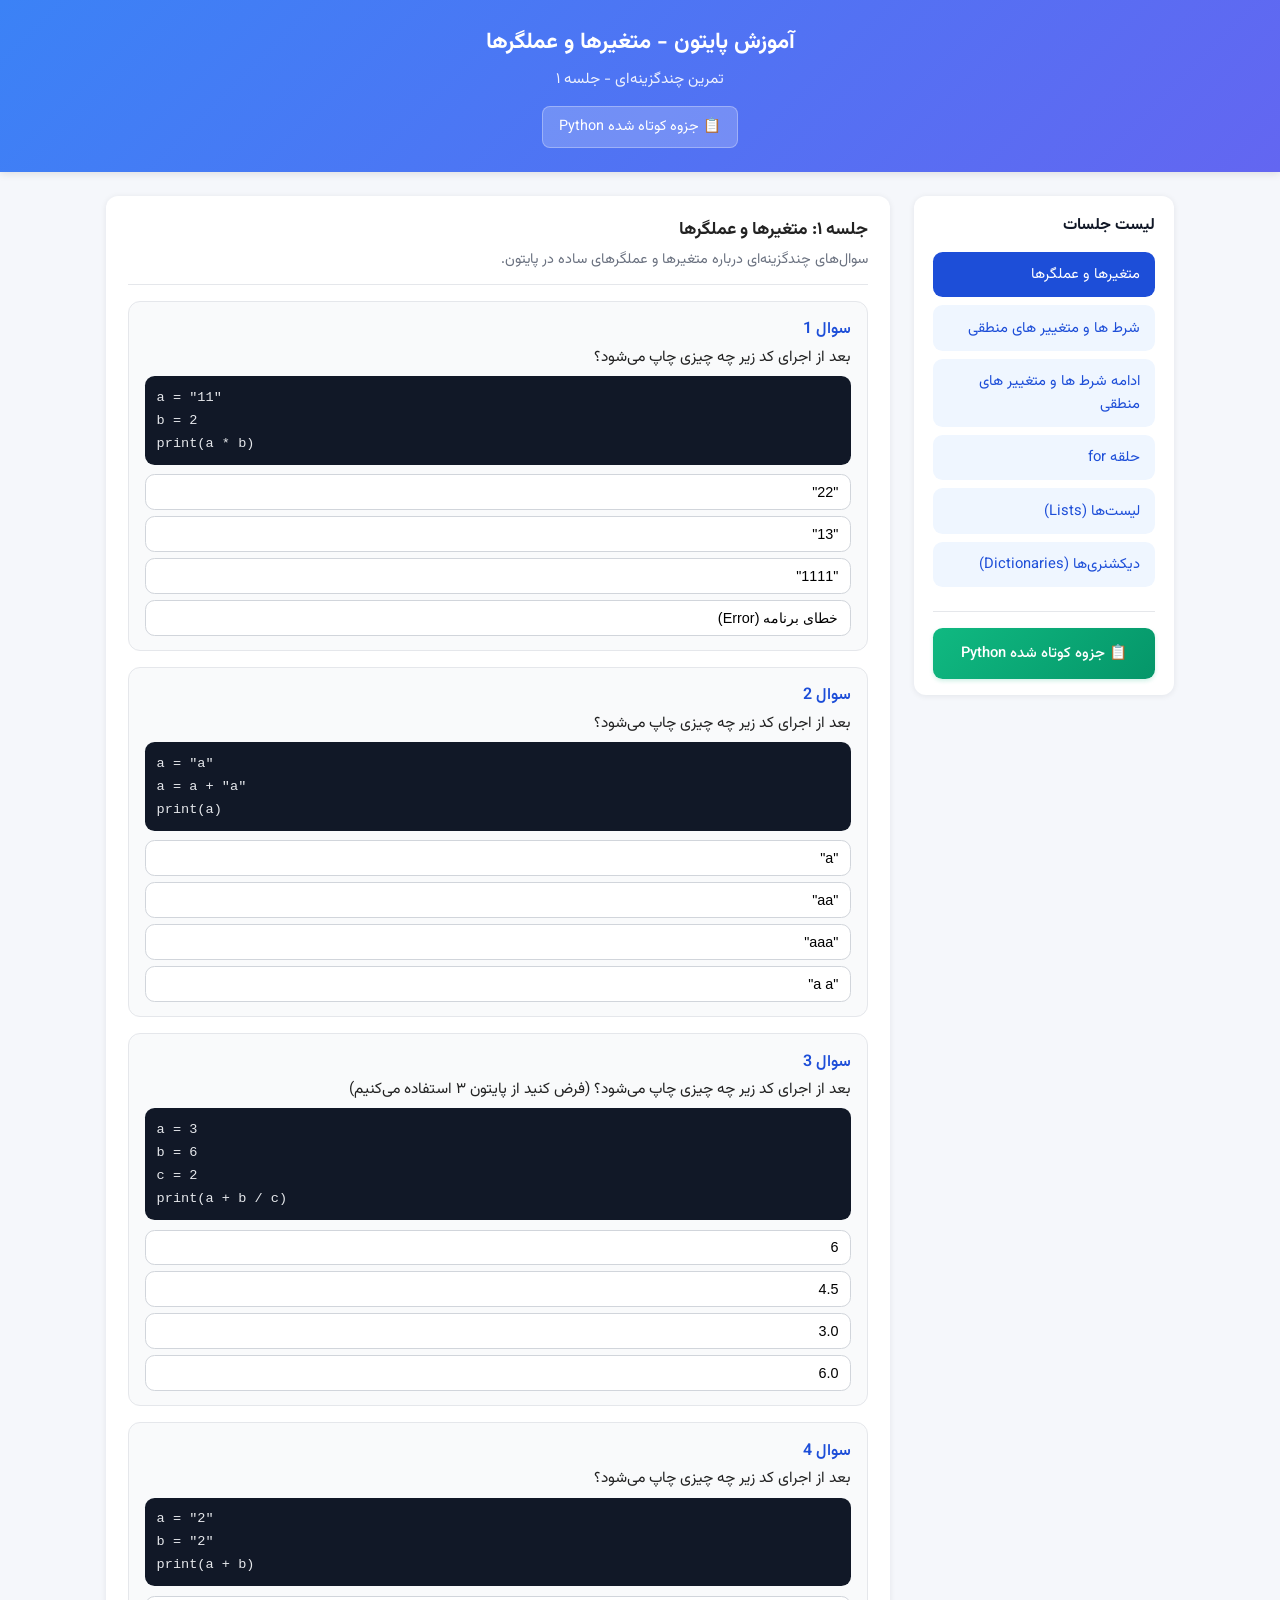
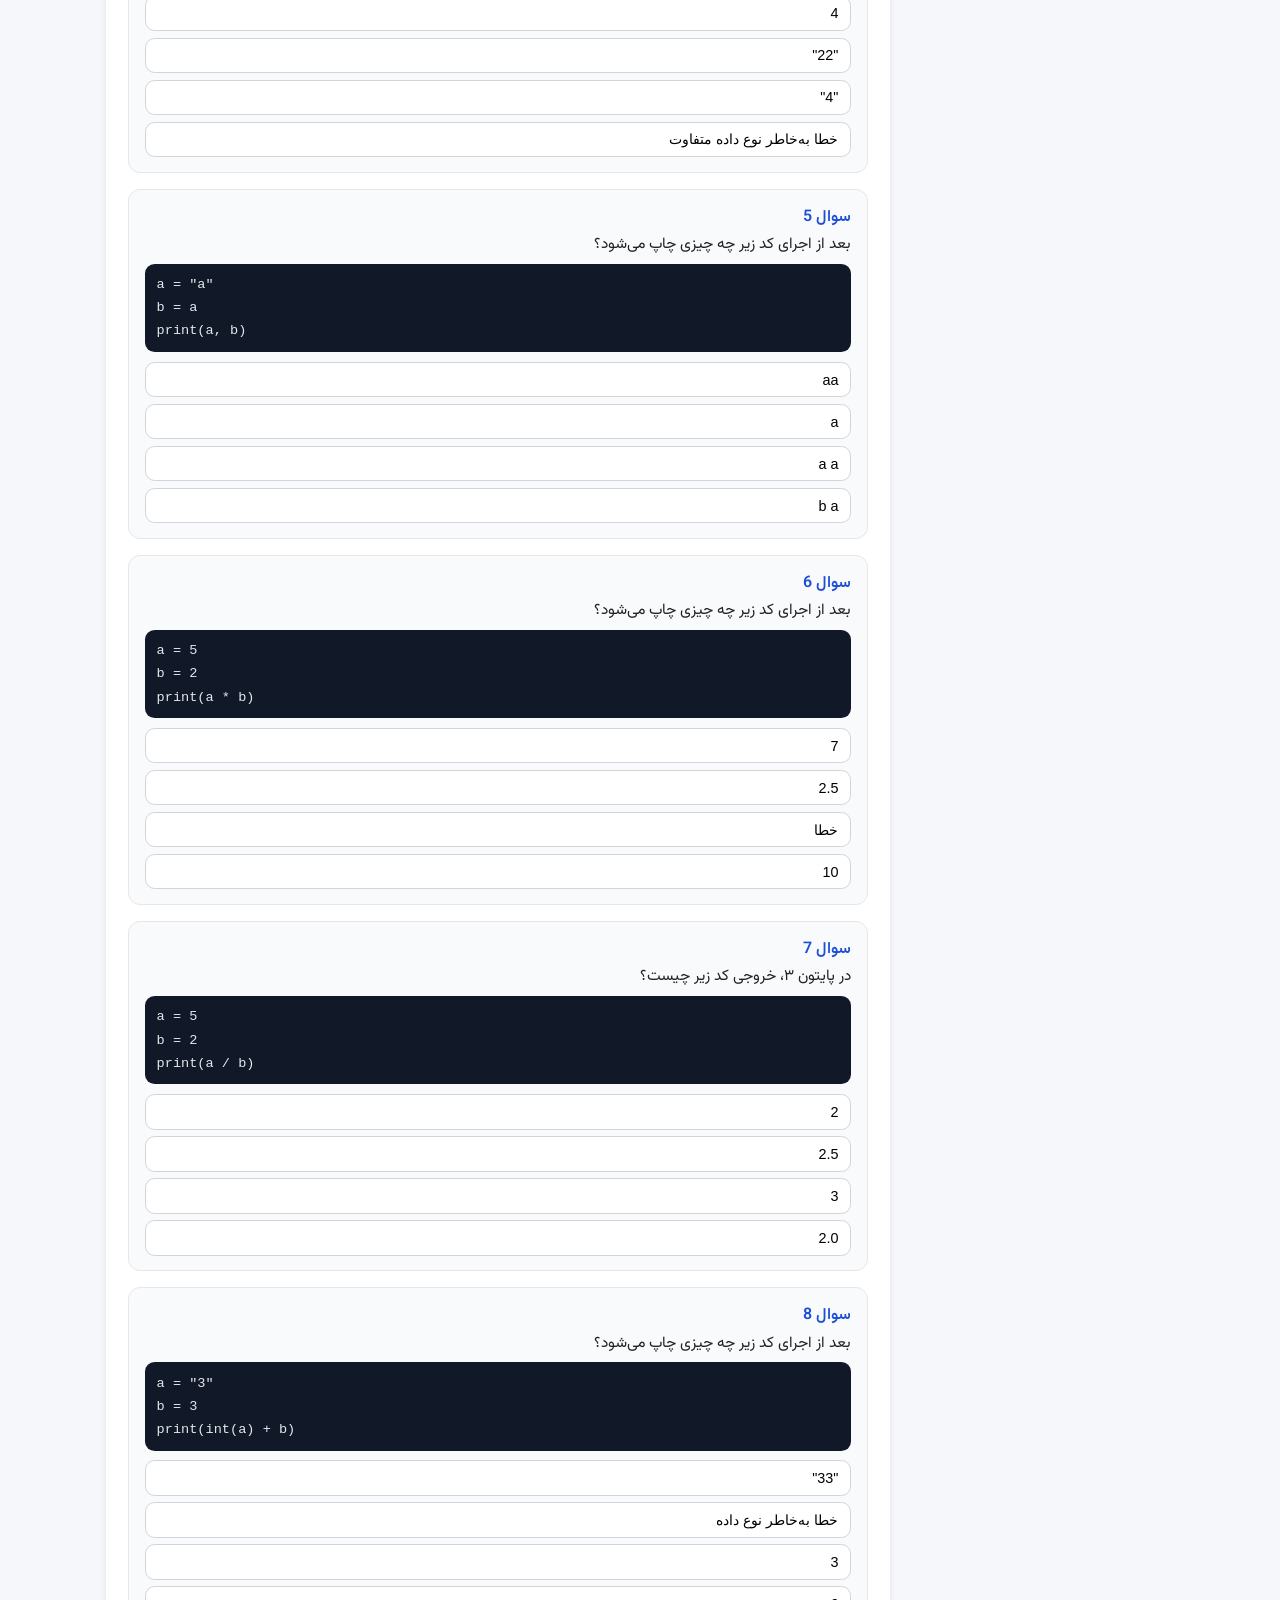
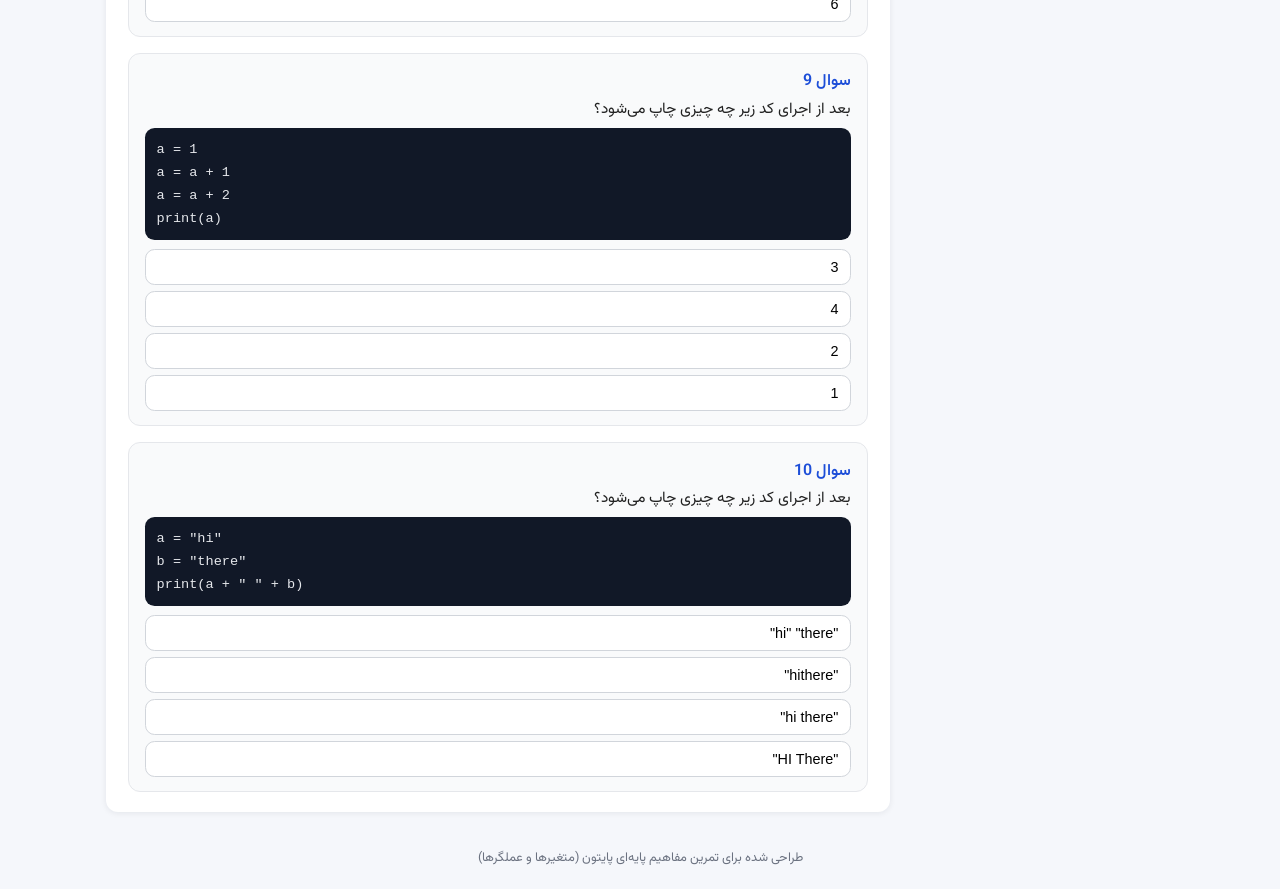
<file: index.html>
<!DOCTYPE html>
<html lang="fa" dir="rtl">
<head>
    <meta charset="UTF-8">
    <title>آموزش متغیرها و عملگرها - تمرین</title>
    <meta name="viewport" content="width=device-width, initial-scale=1.0">
    <link rel="stylesheet" href="styles.css">
</head>
<body>
<header class="site-header">
    <h1>آموزش پایتون - متغیرها و عملگرها</h1>
    <p>تمرین چندگزینه‌ای - جلسه ۱</p>
    <nav class="header-nav">
        <a href="cheat_sheet.html" class="cheat-sheet-link" target="_blank">📋 جزوه کوتاه شده Python</a>
    </nav>
</header>

<main class="main-container">
    <aside class="sessions">
        <h2>لیست جلسات</h2>
        <ul>
            <li>
                <button class="session-btn active" data-session="1">
                     متغیرها و عملگرها
                </button>
            </li>
            <li>
                <button class="session-btn" data-session="2">
                     شرط ها و متغییر های منطقی
                </button>
            </li>
            <li>
                <button class="session-btn" data-session="3">
                     ادامه شرط ها و متغییر های منطقی
                </button>
            </li>
            <li>
                <button class="session-btn" data-session="4">
                     حلقه for 
                </button>
            </li>
            <li>
                <button class="session-btn" data-session="5">
                     لیست‌ها (Lists)
                </button>
            </li>
            <li>
                <button class="session-btn" data-session="6">
                     دیکشنری‌ها (Dictionaries)
                </button>
            </li>
            <li class="sidebar-cheat-sheet">
                <a href="cheat_sheet.html" class="cheat-sheet-sidebar-link" target="_blank">
                    📋 جزوه کوتاه شده Python
                </a>
            </li>
        </ul>
    </aside>

    <section class="content">
        <div id="session-title" class="session-title"></div>
        <div id="questions-container" class="questions-container">
            <!-- سوال‌ها به صورت داینامیک با جاوااسکریپت اینجا ساخته می‌شوند -->
        </div>
    </section>
</main>

<footer class="site-footer">
    <p>طراحی شده برای تمرین مفاهیم پایه‌ای پایتون (متغیرها و عملگرها)</p>
</footer>

<script src="script.js"></script>
</body>
</html>
</file>
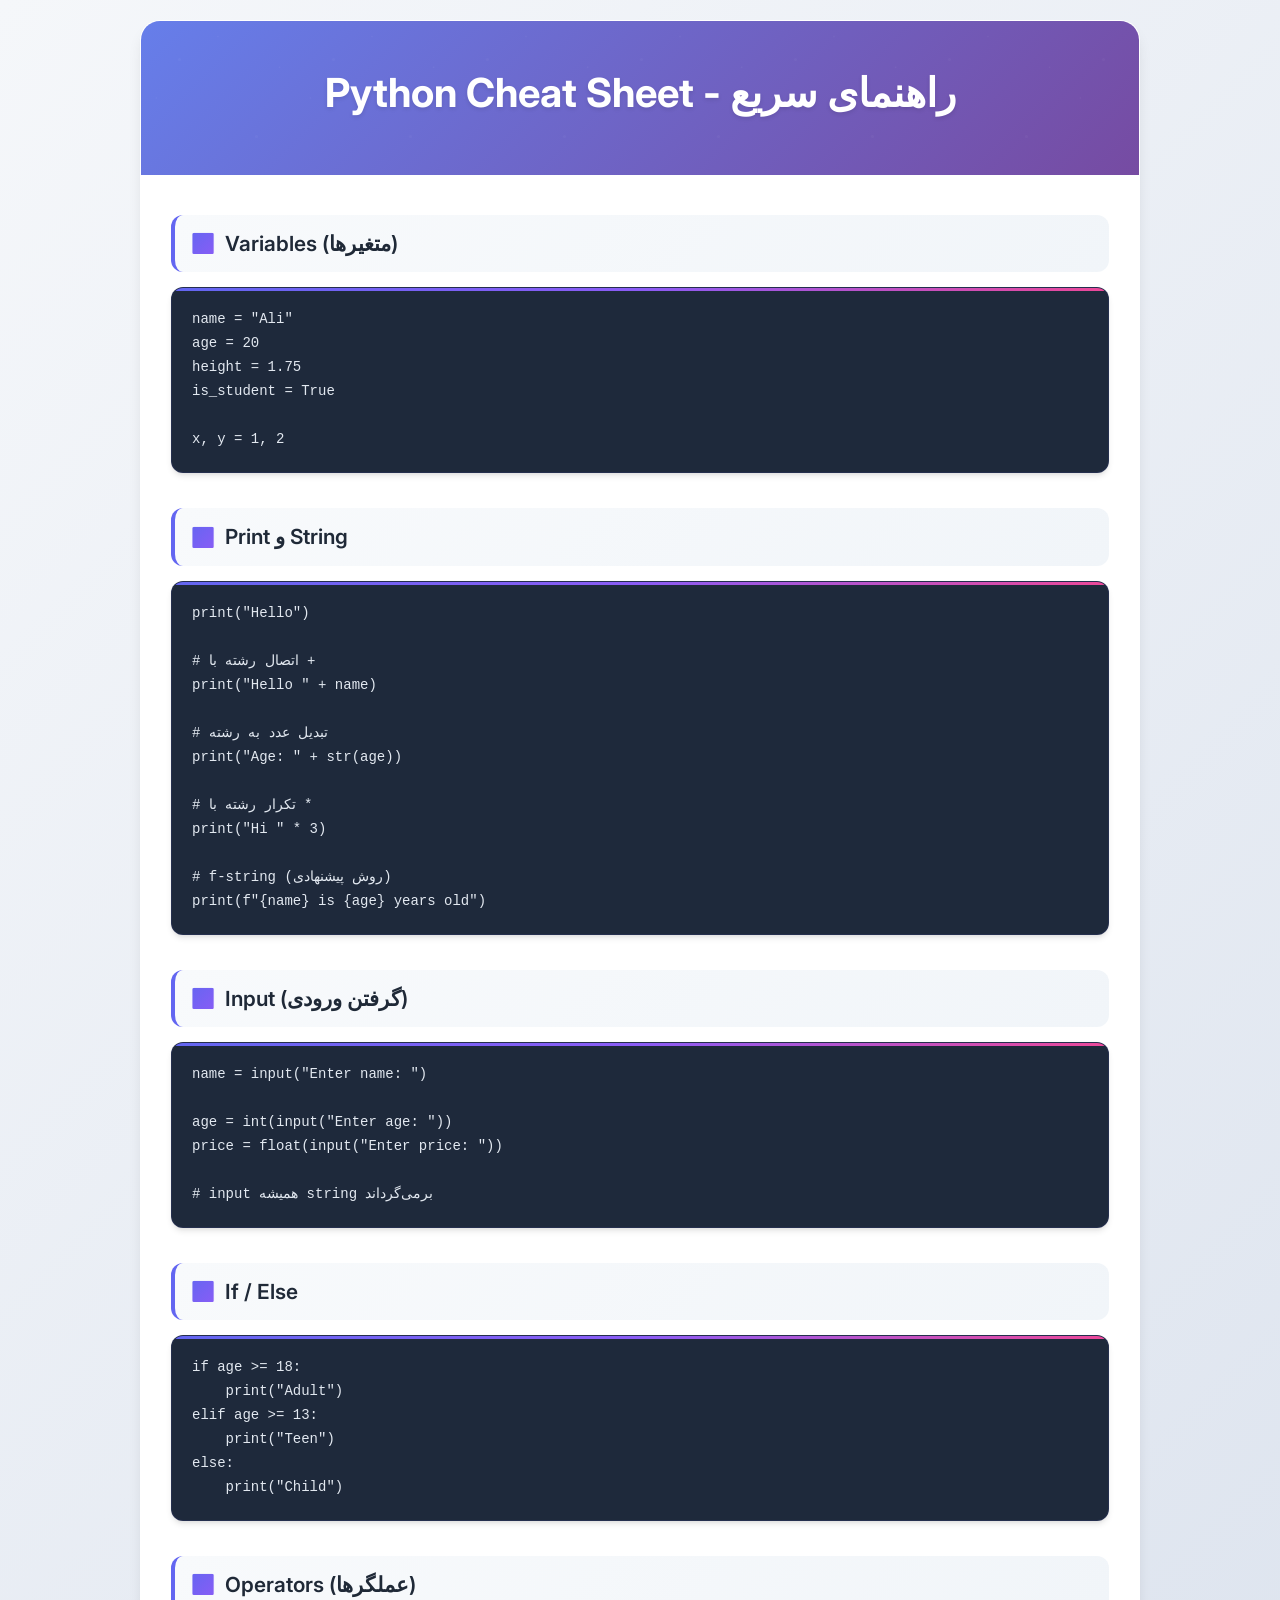
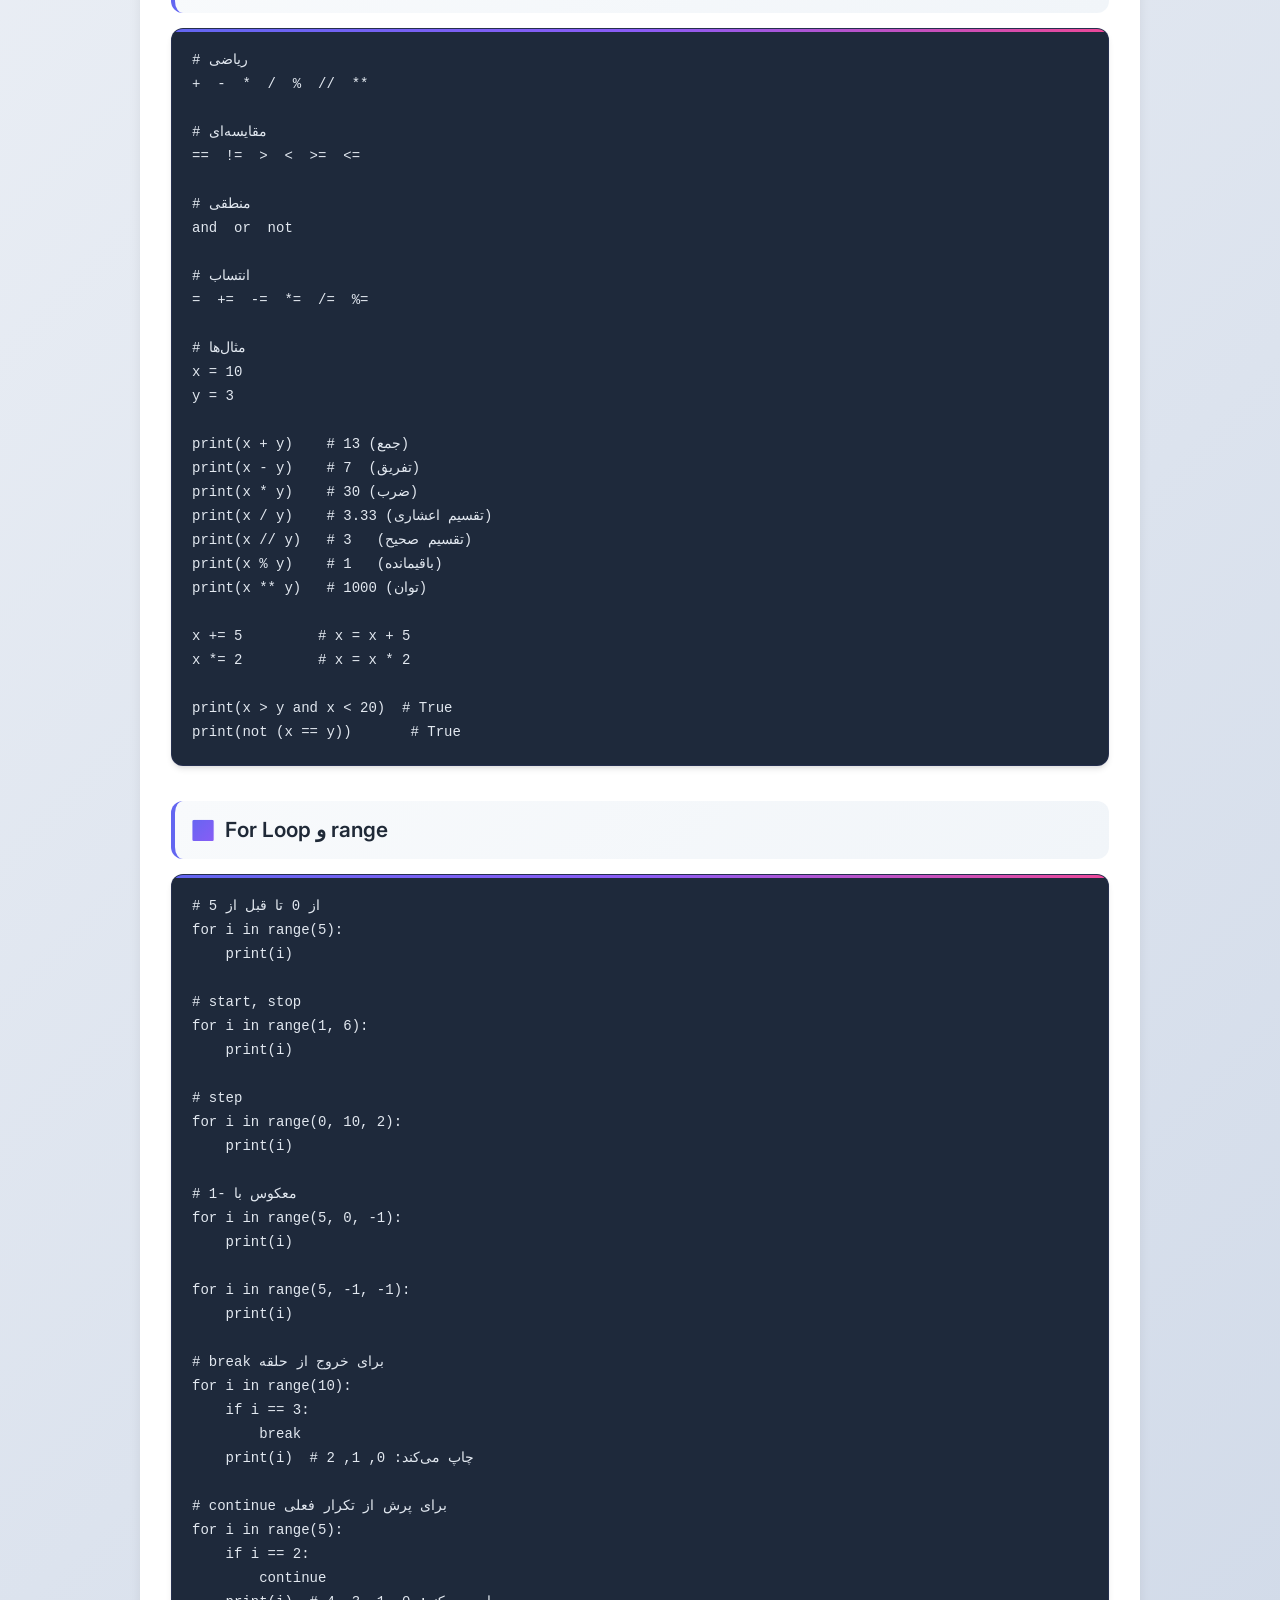
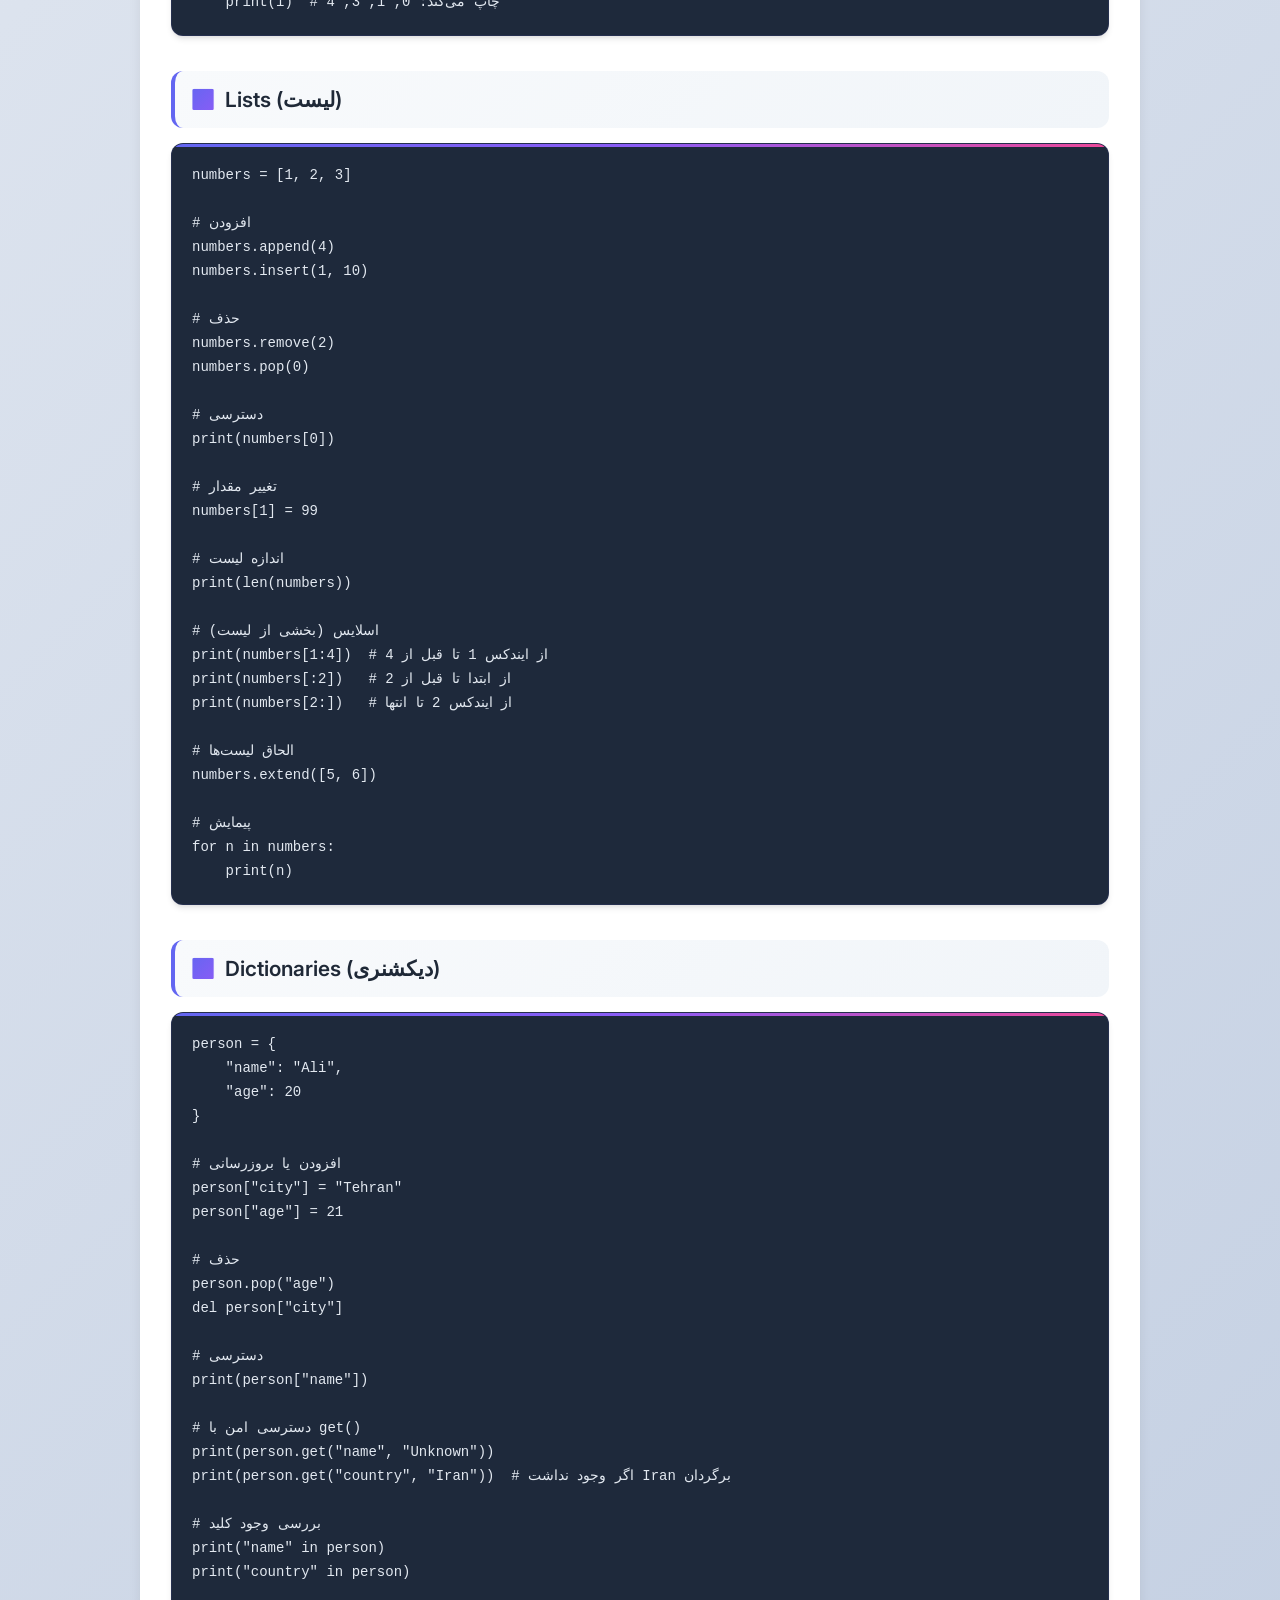
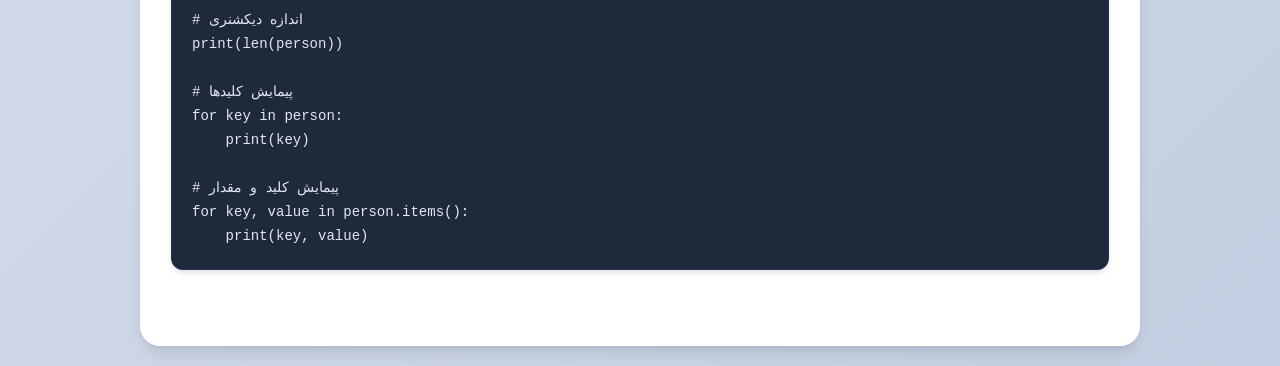
<file: cheat_sheet.html>
<!DOCTYPE html>
<html lang="fa">
<head>
<meta charset="UTF-8">
<title>Python Cheat Sheet</title>

<style>
@import url('https://fonts.googleapis.com/css2?family=Inter:wght@300;400;500;600;700&display=swap');

* {
    margin: 0;
    padding: 0;
    box-sizing: border-box;
}

:root {
    --primary-color: #6366f1;
    --secondary-color: #8b5cf6;
    --accent-color: #ec4899;
    --bg-gradient: linear-gradient(135deg, #667eea 0%, #764ba2 100%);
    --card-bg: #ffffff;
    --text-primary: #1f2937;
    --text-secondary: #6b7280;
    --code-bg: #1e293b;
    --border-color: #e5e7eb;
    --shadow-sm: 0 1px 2px 0 rgba(0, 0, 0, 0.05);
    --shadow-md: 0 4px 6px -1px rgba(0, 0, 0, 0.1), 0 2px 4px -1px rgba(0, 0, 0, 0.06);
    --shadow-lg: 0 10px 15px -3px rgba(0, 0, 0, 0.1), 0 4px 6px -2px rgba(0, 0, 0, 0.05);
}

body {
    font-family: 'Inter', -apple-system, BlinkMacSystemFont, "Segoe UI", Roboto, sans-serif;
    background: linear-gradient(135deg, #f5f7fa 0%, #c3cfe2 100%);
    min-height: 100vh;
    color: var(--text-primary);
    line-height: 1.6;
    font-size: 15px;
    padding: 20px;
}

.container {
    max-width: 1000px;
    margin: 0 auto;
    background: var(--card-bg);
    border-radius: 20px;
    box-shadow: var(--shadow-lg);
    overflow: hidden;
    backdrop-filter: blur(10px);
    border: 1px solid rgba(255, 255, 255, 0.2);
}

.header {
    background: var(--bg-gradient);
    padding: 40px 30px;
    text-align: center;
    position: relative;
    overflow: hidden;
}

.header::before {
    content: '';
    position: absolute;
    top: 0;
    left: 0;
    right: 0;
    bottom: 0;
    background: url('data:image/svg+xml,<svg xmlns="http://www.w3.org/2000/svg" viewBox="0 0 100 100"><defs><pattern id="grain" width="100" height="100" patternUnits="userSpaceOnUse"><circle cx="25" cy="25" r="1" fill="white" opacity="0.1"/><circle cx="75" cy="75" r="1" fill="white" opacity="0.1"/><circle cx="50" cy="10" r="0.5" fill="white" opacity="0.15"/><circle cx="10" cy="50" r="0.5" fill="white" opacity="0.15"/><circle cx="90" cy="30" r="0.5" fill="white" opacity="0.15"/></pattern></defs><rect width="100" height="100" fill="url(%23grain)"/></svg>');
    opacity: 0.3;
}

h1 {
    color: white;
    font-weight: 700;
    font-size: 2.5rem;
    margin-bottom: 10px;
    position: relative;
    z-index: 1;
    text-shadow: 0 2px 4px rgba(0, 0, 0, 0.1);
}

.subtitle {
    color: rgba(255, 255, 255, 0.9);
    font-size: 1.1rem;
    font-weight: 400;
    position: relative;
    z-index: 1;
}

.content {
    padding: 40px 30px;
}

.section {
    margin-bottom: 35px;
    opacity: 0;
    animation: fadeInUp 0.6s ease forwards;
}

.section:nth-child(1) { animation-delay: 0.1s; }
.section:nth-child(2) { animation-delay: 0.2s; }
.section:nth-child(3) { animation-delay: 0.3s; }
.section:nth-child(4) { animation-delay: 0.4s; }
.section:nth-child(5) { animation-delay: 0.5s; }
.section:nth-child(6) { animation-delay: 0.6s; }
.section:nth-child(7) { animation-delay: 0.7s; }
.section:nth-child(8) { animation-delay: 0.8s; }

@keyframes fadeInUp {
    from {
        opacity: 0;
        transform: translateY(20px);
    }
    to {
        opacity: 1;
        transform: translateY(0);
    }
}

h2 {
    font-size: 1.3rem;
    font-weight: 600;
    margin-bottom: 15px;
    color: var(--text-primary);
    display: flex;
    align-items: center;
    gap: 10px;
    padding: 12px 16px;
    background: linear-gradient(135deg, #f8fafc 0%, #f1f5f9 100%);
    border-radius: 12px;
    border-left: 4px solid var(--primary-color);
    transition: all 0.3s ease;
}

h2:hover {
    transform: translateX(5px);
    box-shadow: var(--shadow-md);
}

.emoji {
    font-size: 1.2rem;
    background: linear-gradient(135deg, var(--primary-color), var(--secondary-color));
    -webkit-background-clip: text;
    -webkit-text-fill-color: transparent;
    background-clip: text;
}

pre {
    background: var(--code-bg);
    color: #e2e8f0;
    padding: 20px;
    border-radius: 12px;
    overflow-x: auto;
    box-shadow: var(--shadow-md);
    border: 1px solid rgba(99, 102, 241, 0.1);
    position: relative;
    margin-top: 10px;
}

pre::before {
    content: '';
    position: absolute;
    top: 0;
    left: 0;
    right: 0;
    height: 3px;
    background: linear-gradient(90deg, var(--primary-color), var(--secondary-color), var(--accent-color));
    border-radius: 12px 12px 0 0;
}

code {
    font-family: 'Fira Code', 'Consolas', 'Monaco', 'Courier New', monospace;
    font-size: 14px;
    line-height: 1.5;
}

/* Syntax highlighting */
code .comment { color: #64748b; font-style: italic; }
code .keyword { color: #c084fc; font-weight: 500; }
code .string { color: #86efac; }
code .number { color: #fbbf24; }
code .function { color: #60a5fa; }

/* Scrollbar styling */
pre::-webkit-scrollbar {
    height: 8px;
}

pre::-webkit-scrollbar-track {
    background: rgba(255, 255, 255, 0.1);
    border-radius: 4px;
}

pre::-webkit-scrollbar-thumb {
    background: rgba(99, 102, 241, 0.5);
    border-radius: 4px;
}

pre::-webkit-scrollbar-thumb:hover {
    background: rgba(99, 102, 241, 0.7);
}

/* Responsive design */
@media (max-width: 768px) {
    body {
        padding: 10px;
    }
    
    .container {
        border-radius: 15px;
    }
    
    .header {
        padding: 30px 20px;
    }
    
    h1 {
        font-size: 2rem;
    }
    
    .content {
        padding: 30px 20px;
    }
    
    h2 {
        font-size: 1.1rem;
    }
    
    pre {
        padding: 15px;
        font-size: 13px;
    }
}
</style>

</head>
<body>

<div class="container">
    <div class="header">
        <h1>Python Cheat Sheet - راهنمای سریع</h1>
    </div>
    <div class="content">
        <div class="section">
            <h2><span class="emoji">1️⃣</span> Variables (متغیرها)</h2>
            <pre><code>name = "Ali"
age = 20
height = 1.75
is_student = True

x, y = 1, 2</code></pre>
        </div>

        <div class="section">
            <h2><span class="emoji">2️⃣</span> Print و String</h2>
            <pre><code>print("Hello")

# اتصال رشته با +
print("Hello " + name)

# تبدیل عدد به رشته
print("Age: " + str(age))

# تکرار رشته با *
print("Hi " * 3)

# f-string (روش پیشنهادی)
print(f"{name} is {age} years old")</code></pre>
        </div>

        <div class="section">
            <h2><span class="emoji">3️⃣</span> Input (گرفتن ورودی)</h2>
            <pre><code>name = input("Enter name: ")

age = int(input("Enter age: "))
price = float(input("Enter price: "))

# input همیشه string برمی‌گرداند</code></pre>
        </div>

        <div class="section">
            <h2><span class="emoji">4️⃣</span> If / Else</h2>
            <pre><code>if age >= 18:
    print("Adult")
elif age >= 13:
    print("Teen")
else:
    print("Child")</code></pre>
        </div>

        <div class="section">
            <h2><span class="emoji">5️⃣</span> Operators (عملگرها)</h2>
            <pre><code># ریاضی
+  -  *  /  %  //  **

# مقایسه‌ای
==  !=  >  <  >=  <=

# منطقی
and  or  not

# انتساب
=  +=  -=  *=  /=  %=

# مثال‌ها
x = 10
y = 3

print(x + y)    # 13 (جمع)
print(x - y)    # 7  (تفریق)
print(x * y)    # 30 (ضرب)
print(x / y)    # 3.33 (تقسیم اعشاری)
print(x // y)   # 3   (تقسیم صحیح)
print(x % y)    # 1   (باقیمانده)
print(x ** y)   # 1000 (توان)

x += 5         # x = x + 5
x *= 2         # x = x * 2

print(x > y and x < 20)  # True
print(not (x == y))       # True</code></pre>
        </div>

        <div class="section">
            <h2><span class="emoji">6️⃣</span> For Loop و range</h2>
            <pre><code># از 0 تا قبل از 5
for i in range(5):
    print(i)

# start, stop
for i in range(1, 6):
    print(i)

# step
for i in range(0, 10, 2):
    print(i)

# معکوس با -1
for i in range(5, 0, -1):
    print(i)

for i in range(5, -1, -1):
    print(i)

# break برای خروج از حلقه
for i in range(10):
    if i == 3:
        break
    print(i)  # چاپ می‌کند: 0, 1, 2

# continue برای پرش از تکرار فعلی
for i in range(5):
    if i == 2:
        continue
    print(i)  # چاپ می‌کند: 0, 1, 3, 4</code></pre>
        </div>

        <div class="section">
            <h2><span class="emoji">7️⃣</span> Lists (لیست)</h2>
            <pre><code>numbers = [1, 2, 3]

# افزودن
numbers.append(4)
numbers.insert(1, 10)

# حذف
numbers.remove(2)
numbers.pop(0)

# دسترسی
print(numbers[0])

# تغییر مقدار
numbers[1] = 99

# اندازه لیست
print(len(numbers))

# اسلایس (بخشی از لیست)
print(numbers[1:4])  # از ایندکس 1 تا قبل از 4
print(numbers[:2])   # از ابتدا تا قبل از 2
print(numbers[2:])   # از ایندکس 2 تا انتها

# الحاق لیست‌ها
numbers.extend([5, 6])

# پیمایش
for n in numbers:
    print(n)</code></pre>
        </div>

        <div class="section">
            <h2><span class="emoji">8️⃣</span> Dictionaries (دیکشنری)</h2>
            <pre><code>person = {
    "name": "Ali",
    "age": 20
}

# افزودن یا بروزرسانی
person["city"] = "Tehran"
person["age"] = 21

# حذف
person.pop("age")
del person["city"]

# دسترسی
print(person["name"])

# دسترسی امن با get()
print(person.get("name", "Unknown"))
print(person.get("country", "Iran"))  # اگر وجود نداشت Iran برگردان

# بررسی وجود کلید
print("name" in person)
print("country" in person)

# اندازه دیکشنری
print(len(person))

# پیمایش کلیدها
for key in person:
    print(key)

# پیمایش کلید و مقدار
for key, value in person.items():
    print(key, value)</code></pre>
        </div>
    </div>
</div>

</body>
</html>
</file>
<file: styles.css>
@import url("https://fonts.googleapis.com/css2?family=Vazirmatn:wght@300;400;600&display=swap");

* {
    box-sizing: border-box;
    margin: 0;
    padding: 0;
}

body {
    font-family: "Vazirmatn", system-ui, -apple-system, BlinkMacSystemFont, "Segoe UI", sans-serif;
    background: #f5f7fb;
    color: #222;
    line-height: 1.7;
    direction: rtl;
}

/* Header */

.site-header {
    background: linear-gradient(135deg, #3b82f6, #6366f1);
    color: #fff;
    padding: 1.5rem 1rem;
    text-align: center;
    box-shadow: 0 2px 8px rgba(0,0,0,0.1);
}

.site-header h1 {
    font-size: 1.4rem;
    margin-bottom: 0.3rem;
}

.site-header p {
    font-size: 0.95rem;
    opacity: 0.9;
}

.header-nav {
    margin-top: 0.8rem;
}

.cheat-sheet-link {
    display: inline-block;
    background: rgba(255, 255, 255, 0.2);
    color: #fff;
    text-decoration: none;
    padding: 0.5rem 1rem;
    border-radius: 0.5rem;
    font-size: 0.9rem;
    transition: all 0.3s ease;
    border: 1px solid rgba(255, 255, 255, 0.3);
}

.cheat-sheet-link:hover {
    background: rgba(255, 255, 255, 0.3);
    transform: translateY(-2px);
    box-shadow: 0 4px 12px rgba(0, 0, 0, 0.15);
}

/* Layout */

.main-container {
    display: flex;
    gap: 1.5rem;
    padding: 1.5rem 1rem;
    max-width: 1100px;
    margin: 0 auto;
}

/* Sessions sidebar */

.sessions {
    flex: 0 0 260px;
    background: #ffffff;
    border-radius: 0.75rem;
    padding: 1rem 1.2rem;
    box-shadow: 0 1px 6px rgba(15,23,42,0.08);
    height: fit-content;
}

.sessions h2 {
    font-size: 1rem;
    margin-bottom: 0.8rem;
    color: #111827;
}

.sessions ul {
    list-style: none;
}

.session-btn {
    width: 100%;
    text-align: right;
    border: none;
    padding: 0.7rem 0.9rem;
    margin-bottom: 0.5rem;
    border-radius: 0.6rem;
    background: #eff6ff;
    color: #1d4ed8;
    font-size: 0.92rem;
    font-family: inherit;
    cursor: pointer;
    transition: all 0.2s ease;
}

.session-btn:hover {
    background: #dbeafe;
}

.session-btn.active {
    background: #1d4ed8;
    color: #ffffff;
}

.session-btn.disabled {
    background: #e5e7eb;
    color: #6b7280;
    cursor: not-allowed;
}

.sidebar-cheat-sheet {
    margin-top: 1rem;
    padding-top: 1rem;
    border-top: 1px solid #e5e7eb;
}

.cheat-sheet-sidebar-link {
    display: block;
    width: 100%;
    text-align: center;
    background: linear-gradient(135deg, #10b981, #059669);
    color: #fff;
    text-decoration: none;
    padding: 0.8rem 0.9rem;
    border-radius: 0.6rem;
    font-size: 0.92rem;
    font-family: inherit;
    transition: all 0.3s ease;
    border: none;
    cursor: pointer;
    font-weight: 500;
    box-shadow: 0 2px 4px rgba(16, 185, 129, 0.2);
}

.cheat-sheet-sidebar-link:hover {
    background: linear-gradient(135deg, #059669, #047857);
    transform: translateY(-2px);
    box-shadow: 0 4px 8px rgba(16, 185, 129, 0.3);
}

/* Content */

.content {
    flex: 1;
    background: #ffffff;
    border-radius: 0.75rem;
    padding: 1.2rem 1.4rem;
    box-shadow: 0 1px 6px rgba(15,23,42,0.08);
}

.session-title {
    margin-bottom: 1rem;
    border-bottom: 1px solid #e5e7eb;
    padding-bottom: 0.7rem;
}

.session-title h2 {
    font-size: 1.1rem;
    margin-bottom: 0.2rem;
}

.session-title p {
    font-size: 0.9rem;
    color: #6b7280;
}

/* Questions */

.questions-container {
    display: flex;
    flex-direction: column;
    gap: 1rem;
}

.question-card {
    border-radius: 0.75rem;
    border: 1px solid #e5e7eb;
    padding: 0.9rem 1rem;
    background: #f9fafb;
}

.question-header {
    margin-bottom: 0.6rem;
}

.question-number {
    font-weight: 600;
    color: #1d4ed8;
    margin-left: 0.4rem;
}

.question-text {
    font-size: 0.96rem;
    margin-bottom: 0.4rem;
}

.code-block {
    background: #111827;
    color: #e5e7eb;
    padding: 0.6rem 0.7rem;
    border-radius: 0.6rem;
    font-family: "Consolas","Courier New",monospace;
    font-size: 0.85rem;
    direction: ltr;
    text-align: left;
    white-space: pre-wrap;
    margin-top: 0.2rem;
}

.options-list {
    list-style: none;
    margin-top: 0.6rem;
    display: flex;
    flex-direction: column;
    gap: 0.4rem;
}

.option-btn {
    width: 100%;
    text-align: right;
    border-radius: 0.6rem;
    padding: 0.55rem 0.7rem;
    border: 1px solid #d1d5db;
    background: #ffffff;
    font-size: 0.9rem;
    cursor: pointer;
    transition: all 0.15s ease;
}

.option-btn:hover {
    background: #f3f4f6;
}

.option-btn.correct {
    border-color: #16a34a;
    background: #ecfdf3;
    color: #166534;
}

.option-btn.incorrect {
    border-color: #dc2626;
    background: #fef2f2;
    color: #991b1b;
}

.explanation {
    margin-top: 0.5rem;
    padding: 0.55rem 0.7rem;
    border-radius: 0.6rem;
    background: #eff6ff;
    color: #1f2937;
    font-size: 0.86rem;
    border: 1px dashed #93c5fd;
}

/* Footer */

.site-footer {
    text-align: center;
    font-size: 0.8rem;
    color: #6b7280;
    padding: 0.8rem 1rem 1.2rem;
}

/* Responsive */

@media (max-width: 900px) {
    .main-container {
        flex-direction: column;
    }

    .sessions {
        width: 100%;
        order: 2;
    }

    .content {
        order: 1;
    }
}

@media (max-width: 600px) {
    .site-header h1 {
        font-size: 1.15rem;
    }

    .site-header p {
        font-size: 0.85rem;
    }

    .main-container {
        padding: 1rem 0.5rem;
    }

    .content,
    .sessions {
        padding: 0.9rem 1rem;
        border-radius: 0.65rem;
    }

    .question-card {
        padding: 0.7rem 0.8rem;
    }

    .code-block {
        font-size: 0.8rem;
    }
}
</file>
